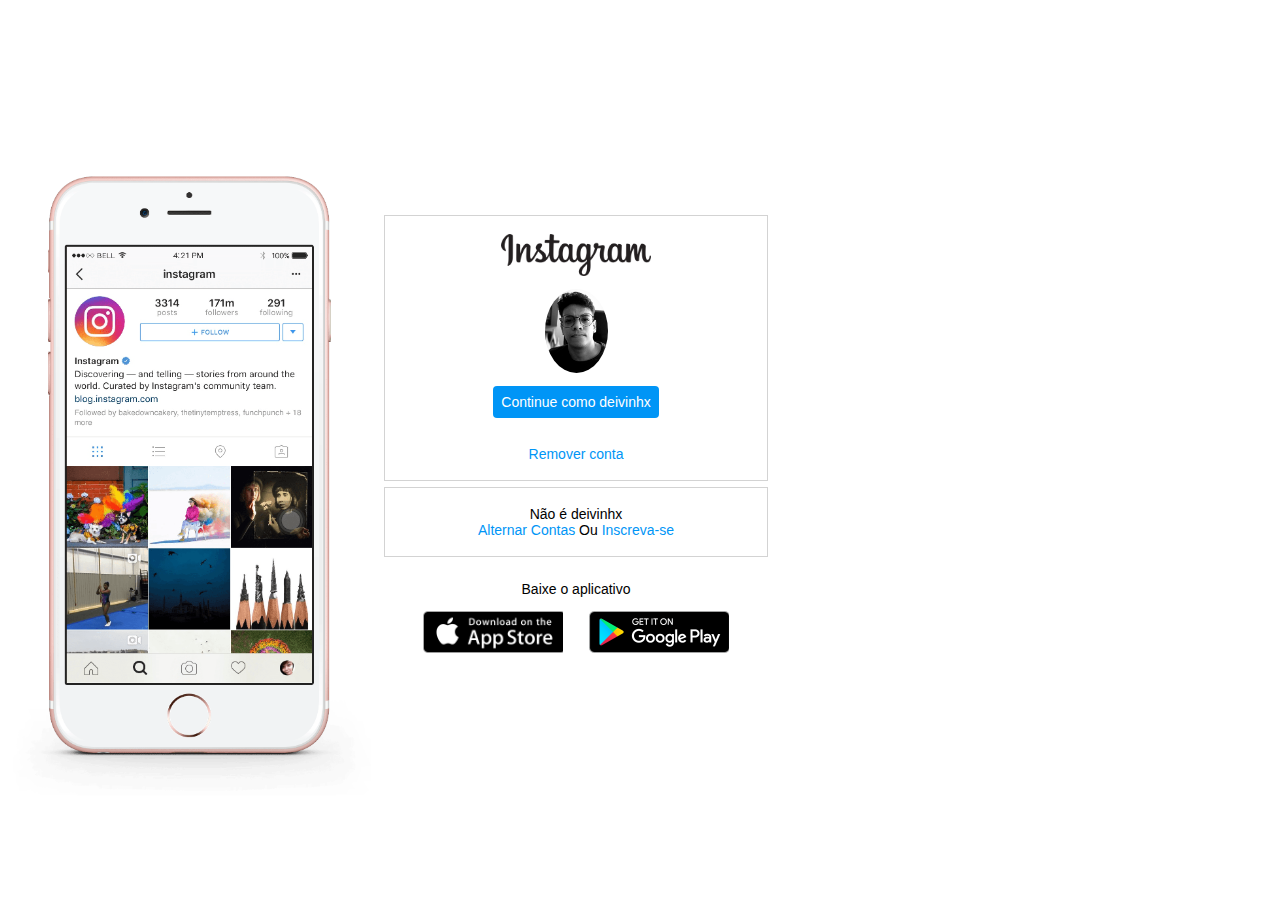
<file: index.html>
<!DOCTYPE html>
<html lang="en">
<head>
    <meta charset="UTF-8">
    <meta name="viewport" content="width=device-width, initial-scale=1.0">
    <link rel="stylesheet" href="style.css">
    <title>Document</title>
</head>
<body>
    <div class="instagram-wrapper">
        <div class="instagram-phone">
            <img src="./img/instagram-celular.png" alt="celular">
        </div>
        <div class="instagram-continue">
            <div class="group">
                <img src="./img/instagram-logo.png" class="instagram-logo" alt="instagram logo">
                <div class="profile-photo">
                    <img src="./img/foto3.png" alt="foto de perfil">
                </div>
                <a href="#" class="instagram-login">Continue como deivinhx</a>
                <a href="#"class="instagram-logout">Remover conta</a>
            </div>
            <div class="group">
                <p class="not-account">Não é deivinhx</p>
                <p class="not-account">
                    <span class="link-blue">Alternar Contas</span>
                    Ou
                    <span class="link-blue">Inscreva-se</span>
                </p>
            </div>
            <div class="get-the-app">
                <p class="get-app">Baixe o aplicativo</p>
                <div class="download">
                    <a href="#" class="app-download"></a>
                    <a href="#" class="app-download"></a>
                </div>
            </div>
        </div>
    </div>
    

    
</body>
</html>
</file>
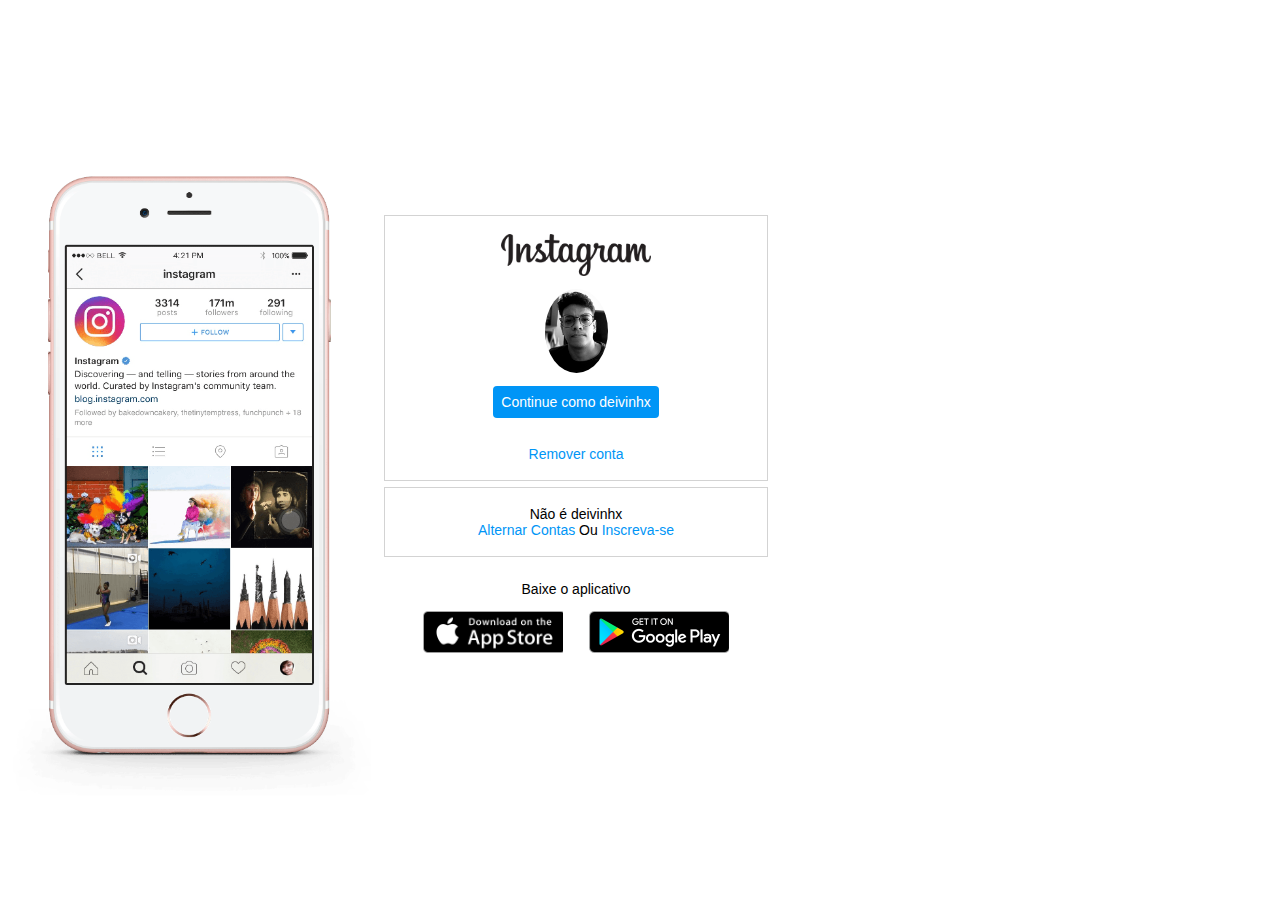
<file: Recriando pg inicial do instagram/index.html>
<!DOCTYPE html>
<html lang="en">
<head>
    <meta charset="UTF-8">
    <meta name="viewport" content="width=device-width, initial-scale=1.0">
    <link rel="stylesheet" href="style.css">
    <title>Document</title>
</head>
<body>
    <div class="instagram-wrapper">
        <div class="instagram-phone">
            <img src="./img/instagram-celular.png" alt="celular">
        </div>
        <div class="instagram-continue">
            <div class="group">
                <img src="./img/instagram-logo.png" class="instagram-logo" alt="instagram logo">
                <div class="profile-photo">
                    <img src="./img/foto3.png" alt="foto de perfil">
                </div>
                <a href="#" class="instagram-login">Continue como deivinhx</a>
                <a href="#"class="instagram-logout">Remover conta</a>
            </div>
            <div class="group">
                <p class="not-account">Não é deivinhx</p>
                <p class="not-account">
                    <span class="link-blue">Alternar Contas</span>
                    Ou
                    <span class="link-blue">Inscreva-se</span>
                </p>
            </div>
            <div class="get-the-app">
                <p class="get-app">Baixe o aplicativo</p>
                <div class="download">
                    <a href="#" class="app-download"></a>
                    <a href="#" class="app-download"></a>
                </div>
            </div>
        </div>
    </div>
    

    
</body>
</html>
</file>
<file: style.css>
*{
    padding: 0;
    margin: 0;
    box-sizing: border-box;
    text-decoration: none;
    font-family: sans-serif;
    font-size: 14px;
}
@media screen and (prefers-color-scheme: dark) {
    body {
            width: 100%;
            min-height: 100vh;
            /* background-color: rgb(243, 243, 243); */
            margin: 0;
            padding: 0;
            display:flex;
            justify-content: center;
            background: #2d3239;
            color: #ffffff;
    }
  }


.instagram-wrapper{
    display: flex;
    align-items: center;
    justify-content: start;
    width: 60%;
    height: 100vh;
}
.instagram-phone{
    display: flex;
    align-items: center;
    justify-content: center;
    width: 50%;
}
.instagram-phone img{
    height: 50rem;
}
.instagram-continue{
    display: flex;
    align-items: center;
    justify-content: space-around;
    flex-direction: column;
    width: 50%;
    min-height: 34rem;
}
.group{
    display: flex;
    justify-content: space-between;
    align-items: center;
    flex-direction: column;
    background-color: #fff;
    width: 100%;
    padding: 1.3rem 0;
    border: 1px solid lightgray;
}
.group:nth-child(1){
    min-height: 19rem;
}

.instagram-logo{
    height: 3rem;
}
.profile-photo{
    display: flex;
    justify-content: center;
    align-items: center;
    border-radius: 50%;
    overflow: hidden;
}
.profile-photo img{
    height: 6rem;
}
.instagram-login{
    background-color: #0095f6;
    color:#fff;
    padding: 8px;
    border-radius: 4px;
}
.instagram-logout{
    color: #0095f6;
    margin-top: 1rem;
}

.not-account{
    color: rgb(0, 0, 0);
}
.link-blue{
    color: #0095f6;
}

.get-the-app {
    display: flex;
    flex-direction: column;
    align-items: center;
    justify-content: center;
    width: 100%;
    padding: 1.3rem 0;
}

.download {
    display: flex;
    width: 100%;
    justify-content: space-evenly;
    align-items: center;
    padding: 1rem;
}

.app-download {
    height: 3rem;
    width: 10rem;
    background-size: cover;
}

.app-download:nth-child(1) {
    background-image: url('./img/apple-button.png');
}

.app-download:nth-child(2) {
    background-image: url('./img/googleplay-button.png');
}

/* media queries */


@media (max-width: 1024px) {
    .instagram-wrapper {
        width: 90%;
    }
}

@media (max-width: 650px) {
    body {
        background-color: #ffffff;
    }

    .instagram-wrapper {
        width: 90%;
    }

    .instagram-phone {
        display: none;
    }

    .instagram-continue {
        width: 100%;
    }
    
    .group {
        border: 1px solid transparent;
    }
}
</file>
<file: Recriando pg inicial do instagram/style.css>
*{
    padding: 0;
    margin: 0;
    box-sizing: border-box;
    text-decoration: none;
    font-family: sans-serif;
    font-size: 14px;
}
@media screen and (prefers-color-scheme: dark) {
    body {
            width: 100%;
            min-height: 100vh;
            /* background-color: rgb(243, 243, 243); */
            margin: 0;
            padding: 0;
            display:flex;
            justify-content: center;
            background: #2d3239;
            color: #ffffff;
    }
  }


.instagram-wrapper{
    display: flex;
    align-items: center;
    justify-content: start;
    width: 60%;
    height: 100vh;
}
.instagram-phone{
    display: flex;
    align-items: center;
    justify-content: center;
    width: 50%;
}
.instagram-phone img{
    height: 50rem;
}
.instagram-continue{
    display: flex;
    align-items: center;
    justify-content: space-around;
    flex-direction: column;
    width: 50%;
    min-height: 34rem;
}
.group{
    display: flex;
    justify-content: space-between;
    align-items: center;
    flex-direction: column;
    background-color: #fff;
    width: 100%;
    padding: 1.3rem 0;
    border: 1px solid lightgray;
}
.group:nth-child(1){
    min-height: 19rem;
}

.instagram-logo{
    height: 3rem;
}
.profile-photo{
    display: flex;
    justify-content: center;
    align-items: center;
    border-radius: 50%;
    overflow: hidden;
}
.profile-photo img{
    height: 6rem;
}
.instagram-login{
    background-color: #0095f6;
    color:#fff;
    padding: 8px;
    border-radius: 4px;
}
.instagram-logout{
    color: #0095f6;
    margin-top: 1rem;
}

.not-account{
    color: rgb(0, 0, 0);
}
.link-blue{
    color: #0095f6;
}

.get-the-app {
    display: flex;
    flex-direction: column;
    align-items: center;
    justify-content: center;
    width: 100%;
    padding: 1.3rem 0;
}

.download {
    display: flex;
    width: 100%;
    justify-content: space-evenly;
    align-items: center;
    padding: 1rem;
}

.app-download {
    height: 3rem;
    width: 10rem;
    background-size: cover;
}

.app-download:nth-child(1) {
    background-image: url('./img/apple-button.png');
}

.app-download:nth-child(2) {
    background-image: url('./img/googleplay-button.png');
}

/* media queries */


@media (max-width: 1024px) {
    .instagram-wrapper {
        width: 90%;
    }
}

@media (max-width: 650px) {
    body {
        background-color: #ffffff;
    }

    .instagram-wrapper {
        width: 90%;
    }

    .instagram-phone {
        display: none;
    }

    .instagram-continue {
        width: 100%;
    }
    
    .group {
        border: 1px solid transparent;
    }
}
</file>
